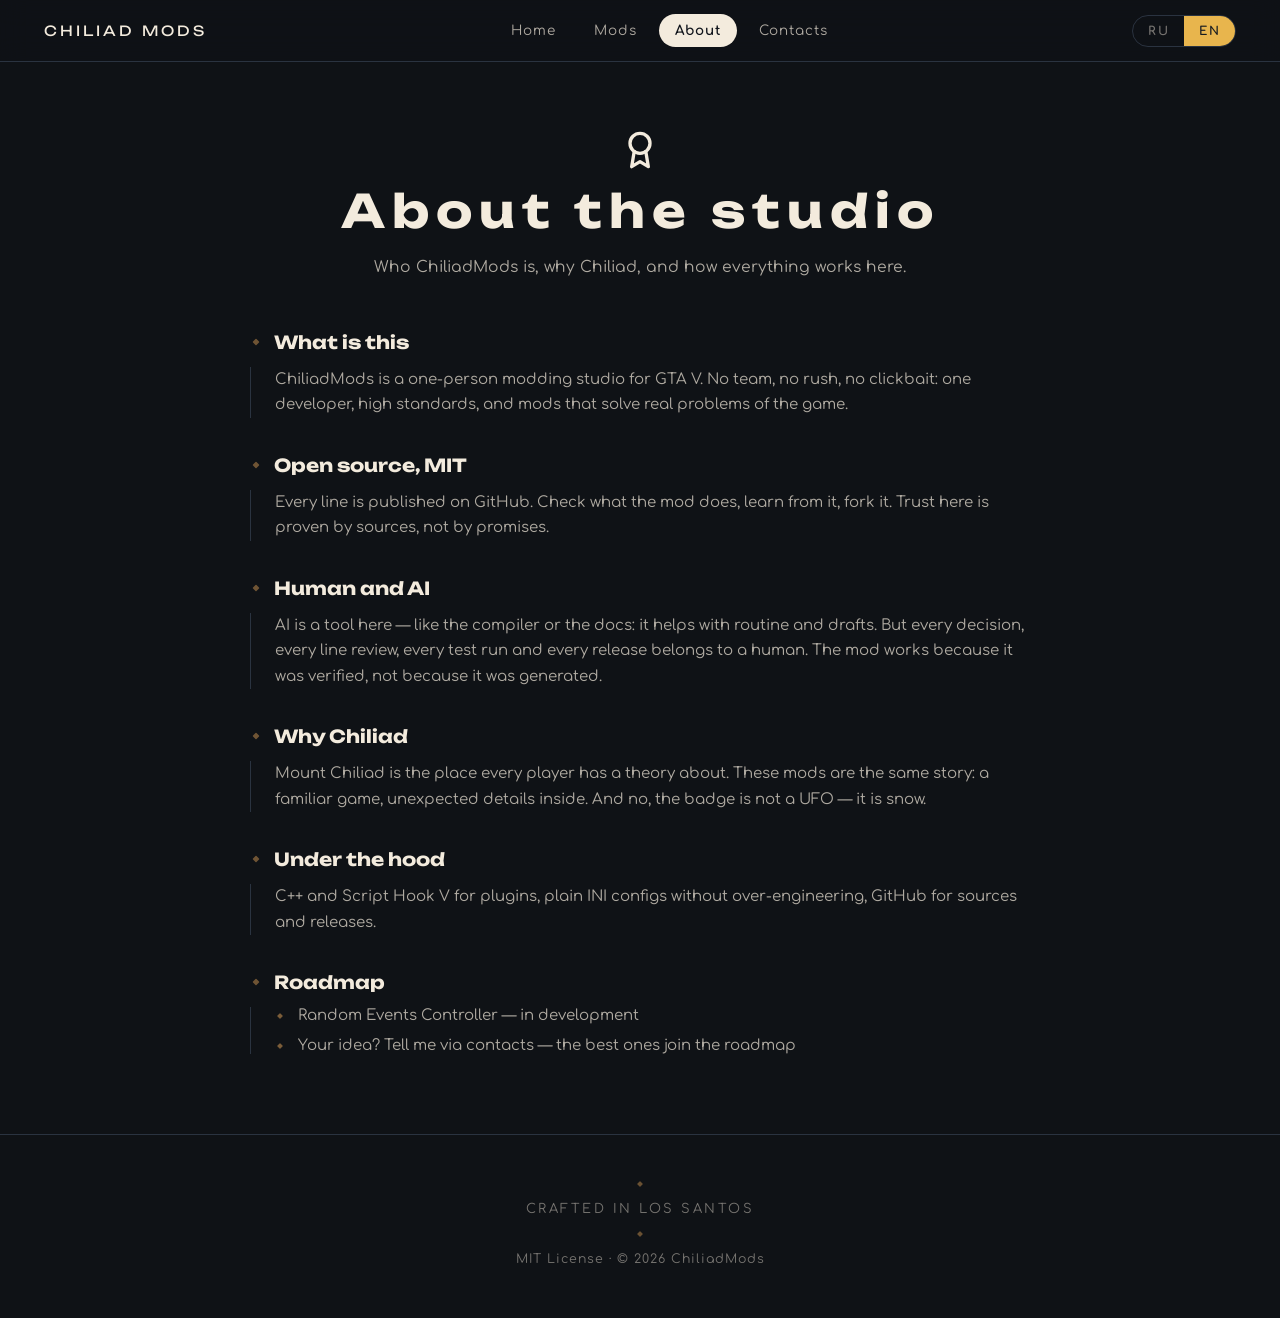
<file: about.html>
<!doctype html>
<html lang="en">
<head>
<meta charset="utf-8">
<meta name="viewport" content="width=device-width, initial-scale=1">
<title>About — ChiliadMods</title>
<meta name="description" content="About ChiliadMods — an independent open source modding studio for GTA V.">
<link rel="icon" type="image/svg+xml" href="images/favicon.svg">
<link rel="apple-touch-icon" href="images/logo_180x180.webp">
<link rel="stylesheet" href="css/style.css">
</head>
<body data-page="about">
<div class="page">
<header class="top">
  <a class="brand" href="index.html">
    <span>CHILIAD&nbsp;MODS</span>
  </a>
  <nav class="nav">
    <a href="index.html" data-i18n="nav.home"></a>
    <a href="mods.html" data-i18n="nav.mods"></a>
    <a class="on" href="about.html" data-i18n="nav.about"></a>
    <a href="contacts.html" data-i18n="nav.contacts"></a>
  </nav>
  <div class="lang-switch" id="langSwitch">
    <button data-setlang="ru">RU</button>
    <button data-setlang="en">EN</button>
  </div>
</header>
<main>
  <section class="head">
    <img class="anim" style="--d:.1s" src="images/icons/award.svg" alt="" width="40" height="40">
    <h1 class="anim" style="--d:.2s" data-i18n="about.title"></h1>
    <p class="sub anim" style="--d:.3s" data-i18n="about.sub"></p>
  </section>
  <section class="info">
    <div class="info-block anim" style="--d:.4s">
      <h3><img src="images/icons/diamond.svg" alt=""><span data-i18n="about.what.h"></span></h3>
      <p data-i18n="about.what.p"></p>
    </div>
    <div class="info-block anim" style="--d:.5s">
      <h3><img src="images/icons/diamond.svg" alt=""><span data-i18n="about.oss.h"></span></h3>
      <p data-i18n="about.oss.p"></p>
    </div>
    <div class="info-block anim" style="--d:.6s">
      <h3><img src="images/icons/diamond.svg" alt=""><span data-i18n="about.ai.h"></span></h3>
      <p data-i18n="about.ai.p"></p>
    </div>
    <div class="info-block anim" style="--d:.7s">
      <h3><img src="images/icons/diamond.svg" alt=""><span data-i18n="about.name.h"></span></h3>
      <p data-i18n="about.name.p"></p>
    </div>
    <div class="info-block anim" style="--d:.8s">
      <h3><img src="images/icons/diamond.svg" alt=""><span data-i18n="about.stack.h"></span></h3>
      <p data-i18n="about.stack.p"></p>
    </div>
    <div class="info-block anim" style="--d:.9s">
      <h3><img src="images/icons/diamond.svg" alt=""><span data-i18n="about.rm.h"></span></h3>
      <div class="rm">
        <div class="rm-item"><img src="images/icons/diamond.svg" alt=""><span data-i18n="about.rm.1"></span></div>
        <div class="rm-item"><img src="images/icons/diamond.svg" alt=""><span data-i18n="about.rm.2"></span></div>
      </div>
    </div>
  </section>
</main>
<footer>
  <img src="images/icons/diamond.svg" alt="">
  <p data-i18n="footer.tag"></p>
  <img src="images/icons/diamond.svg" alt="">
  <p class="fine"><span data-i18n="footer.license"></span> · © 2026 ChiliadMods</p>
</footer>
</div>
<script src="js/i18n.js"></script>
<script src="js/main.js"></script>
</body>
</html>
</file>
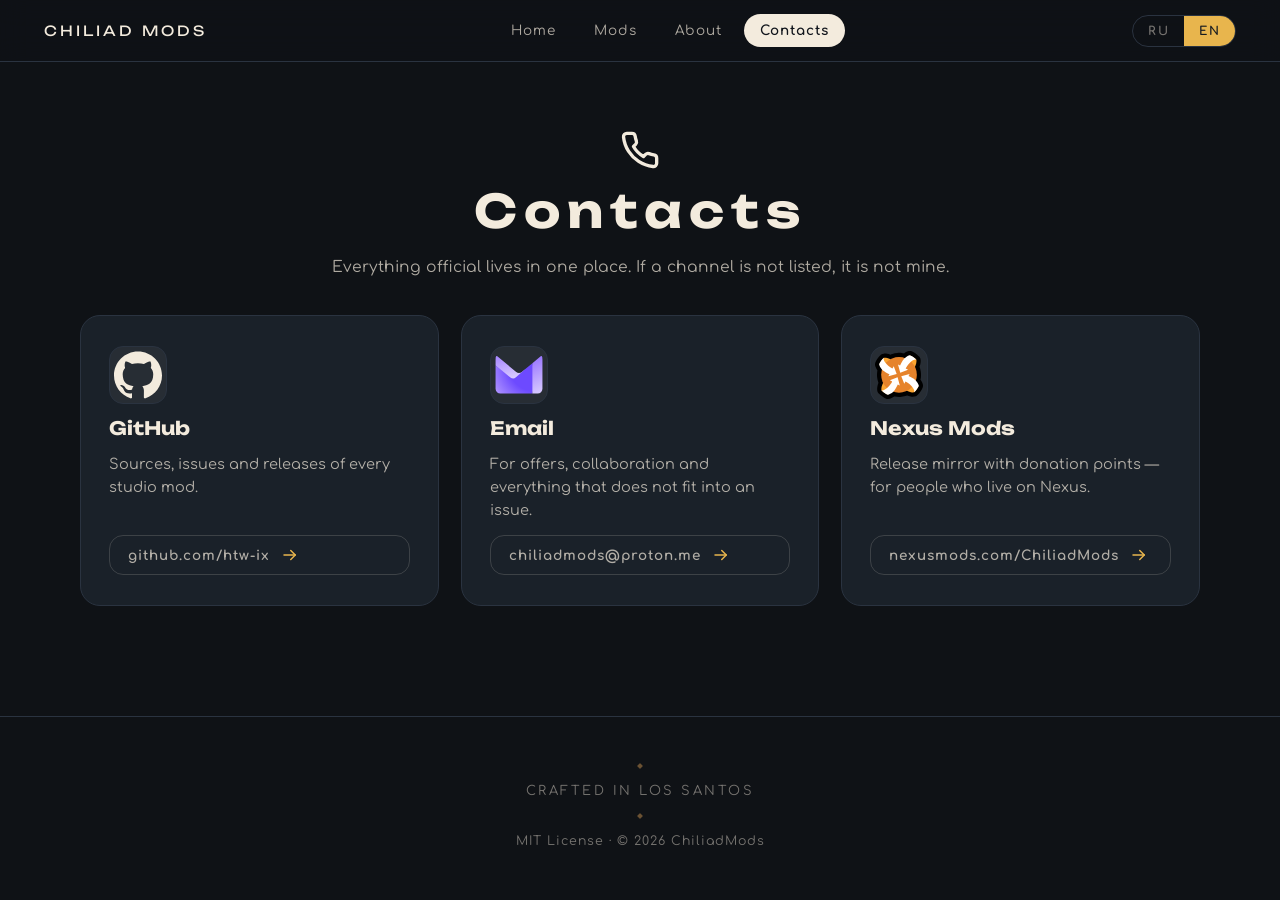
<file: contacts.html>
﻿<!doctype html>
<html lang="en">
<head>
<meta charset="utf-8">
<meta name="viewport" content="width=device-width, initial-scale=1">
<title>Contacts — ChiliadMods</title>
<meta name="description" content="Official channels of ChiliadMods — GitHub, GTA5-Mods, Nexus Mods.">
<link rel="icon" type="image/svg+xml" href="images/favicon.svg">
<link rel="apple-touch-icon" href="images/logo_180x180.webp">
<link rel="stylesheet" href="css/style.css">
</head>
<body data-page="contacts">
<div class="page">
<header class="top">
  <a class="brand" href="index.html">
    <span>CHILIAD&nbsp;MODS</span>
  </a>
  <nav class="nav">
    <a href="index.html" data-i18n="nav.home"></a>
    <a href="mods.html" data-i18n="nav.mods"></a>
    <a href="about.html" data-i18n="nav.about"></a>
    <a class="on" href="contacts.html" data-i18n="nav.contacts"></a>
  </nav>
  <div class="lang-switch" id="langSwitch">
    <button data-setlang="ru">RU</button>
    <button data-setlang="en">EN</button>
  </div>
</header>
<main>
  <section class="head">
    <img class="anim" style="--d:.1s" src="images/icons/phone.svg" alt="" width="40" height="40">
    <h1 class="anim" style="--d:.2s" data-i18n="contacts.title"></h1>
    <p class="sub anim" style="--d:.3s" data-i18n="contacts.sub"></p>
  </section>
  <section class="contact-cards">
    <article class="contact-card anim" style="--d:.4s">
      <img class="ic gh" src="images/icons/github.svg" alt="">
      <h2 data-i18n="contacts.gh.t"></h2>
      <p data-i18n="contacts.gh.d"></p>
      <a class="btn ghost sm" href="https://github.com/htw-ix" target="_blank" rel="noopener"><span>github.com/htw-ix</span><img class="arr" src="images/icons/arrow.svg" alt=""></a>
    </article>
    <article class="contact-card anim" style="--d:.5s">
      <img class="ic proton" src="images/icons/proton-mail.svg" alt="">
      <h2 data-i18n="contacts.mail.t"></h2>
      <p data-i18n="contacts.mail.d"></p>
      <a class="btn ghost sm" href="mailto:chiliadmods@proton.me"><span data-i18n="contacts.mail.addr"></span><img class="arr" src="images/icons/arrow.svg" alt=""></a>
    </article>
    <article class="contact-card anim" style="--d:.6s">
      <img class="ic nexus" src="images/icons/nexusmods.svg" alt="">
      <h2 data-i18n="contacts.nx.t"></h2>
      <p data-i18n="contacts.nx.d"></p>
      <a class="btn ghost sm" href="https://www.nexusmods.com/profile/ChiliadMods" target="_blank" rel="noopener"><span>nexusmods.com/ChiliadMods</span><img class="arr" src="images/icons/arrow.svg" alt=""></a>
    </article>
  </section>
</main>
<footer>
  <img src="images/icons/diamond.svg" alt="">
  <p data-i18n="footer.tag"></p>
  <img src="images/icons/diamond.svg" alt="">
  <p class="fine"><span data-i18n="footer.license"></span> · © 2026 ChiliadMods</p>
</footer>
</div>
<script src="js/i18n.js"></script>
<script src="js/main.js"></script>
</body>
</html>
</file>
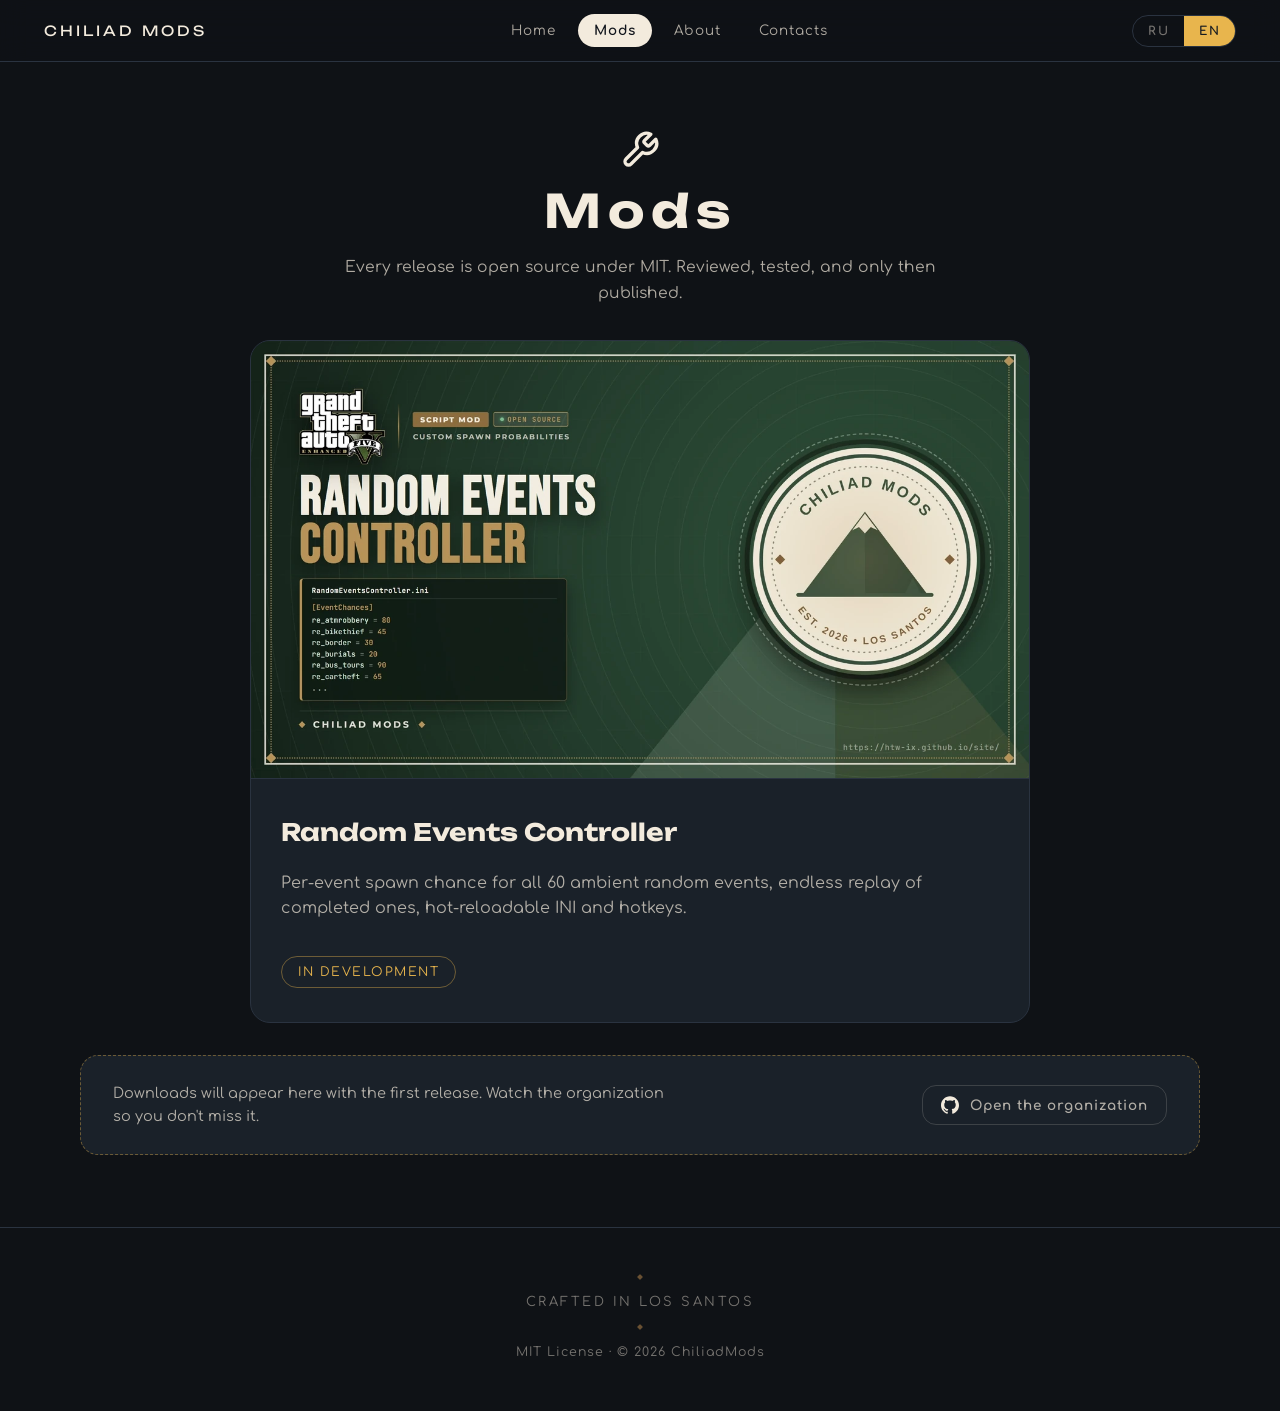
<file: mods.html>
﻿<!doctype html>
<html lang="en">
<head>
<meta charset="utf-8">
<meta name="viewport" content="width=device-width, initial-scale=1">
<title>Mods — ChiliadMods</title>
<meta name="description" content="ChiliadMods mods for GTA V — open source, MIT license.">
<meta name="theme-color" content="#0F1216">
<link rel="preload" href="fonts/Comfortaa-Variable.ttf" as="font" type="font/ttf" crossorigin>
<link rel="preload" href="fonts/Unbounded-Variable.ttf" as="font" type="font/ttf" crossorigin>
<link rel="icon" type="image/svg+xml" href="images/favicon.svg">
<link rel="apple-touch-icon" href="images/logo_180x180.webp">
<link rel="stylesheet" href="css/style.css">
</head>
<body data-page="mods">
<div class="page">
<header class="top">
  <a class="brand" href="index.html">
    <span>CHILIAD&nbsp;MODS</span>
  </a>
  <nav class="nav">
    <a href="index.html" data-i18n="nav.home"></a>
    <a class="on" href="mods.html" data-i18n="nav.mods"></a>
    <a href="about.html" data-i18n="nav.about"></a>
    <a href="contacts.html" data-i18n="nav.contacts"></a>
  </nav>
  <div class="lang-switch" id="langSwitch">
    <button data-setlang="ru">RU</button>
    <button data-setlang="en">EN</button>
  </div>
</header>
<main>
  <section class="head">
    <img class="anim" style="--d:.1s" src="images/icons/wrench.svg" alt="" width="40" height="40">
    <h1 class="anim" style="--d:.2s" data-i18n="mods.title"></h1>
    <p class="sub anim" style="--d:.3s" data-i18n="mods.sub"></p>
  </section>
  <section class="cards single">
    <article class="mod-card anim" style="--d:.4s">
      <img class="banner" src="images/banner_1280x720.webp" srcset="images/banner_1280x720.webp 1280w, images/banner_1920x1080.webp 1920w" sizes="(min-width: 760px) 780px, 92vw" alt="Random Events Controller">
      <h2 data-i18n="mods.card1.title"></h2>
      <p data-i18n="mods.card1.desc"></p>
      <span class="status" data-i18n="mods.card1.status"></span>
    </article>
  </section>
  <section class="note-panel anim" style="--d:.5s">
    <p data-i18n="mods.note"></p>
    <a class="btn ghost sm" href="https://github.com/htw-ix" target="_blank" rel="noopener"><img src="images/icons/github.svg" alt=""><span data-i18n="mods.gh.link"></span></a>
  </section>
</main>
<footer>
  <img src="images/icons/diamond.svg" alt="">
  <p data-i18n="footer.tag"></p>
  <img src="images/icons/diamond.svg" alt="">
  <p class="fine"><span data-i18n="footer.license"></span> · © 2026 ChiliadMods</p>
</footer>
</div>
<script src="js/i18n.js"></script>
<script src="js/main.js"></script>
</body>
</html>
</file>
<file: css/style.css>
@font-face {
  font-family: Comfortaa;
  src: url(../fonts/Comfortaa-Variable.ttf) format(truetype);
  font-weight: 300 700;
  font-display: swap;
}
@font-face {
  font-family: Unbounded;
  src: url(../fonts/Unbounded-Variable.ttf) format(truetype);
  font-weight: 200 900;
  font-display: swap;
}
:root {
  --bg: #0F1216;
  --bg2: #151A21;
  --panel: #1A2129;
  --line: #2A3340;
  --cream: #F3EBDD;
  --cream-70: rgba(243, 235, 221, 0.7);
  --cream-45: rgba(243, 235, 221, 0.45);
  --cream-18: rgba(243, 235, 221, 0.16);
  --green: #2F4A3C;
  --green-soft: #3E5C49;
  --gold: #E8B54D;
  --gold-soft: rgba(232, 181, 77, 0.4);
  --gold-deep: #7A5C38;
  --ease: cubic-bezier(0.22, 0.61, 0.36, 1);
}
* {
  box-sizing: border-box;
  margin: 0;
  padding: 0;
}
html {
  scroll-behavior: smooth;
}
body {
  min-height: 100vh;
  display: flex;
  flex-direction: column;
  background: var(--bg);
  color: var(--cream);
  font-family: Comfortaa, Arial, sans-serif;
  font-size: 16px;
  overflow-x: hidden;
}
::selection {
  background: var(--gold);
  color: #151A21;
}
::-webkit-scrollbar {
  width: 10px;
}
::-webkit-scrollbar-track {
  background: var(--bg2);
}
::-webkit-scrollbar-thumb {
  background: var(--line);
  border-radius: 6px;
}
::-webkit-scrollbar-thumb:hover {
  background: var(--gold-deep);
}
a {
  color: inherit;
  text-decoration: none;
}
img {
  display: block;
}
.page {
  display: flex;
  flex-direction: column;
  min-height: 100vh;
  transition: opacity 0.18s ease, transform 0.18s ease;
}
body.leave .page {
  opacity: 0;
  transform: translateY(-10px);
}
body.lock {
  overflow: hidden;
}
body:not(.ready) .page {
  opacity: 0;
}
main {
  flex: 1;
}
.anim {
  opacity: 0;
}
body.ready .anim {
  animation: rise 0.55s var(--ease) forwards;
  animation-delay: calc(var(--d, 0s) * 0.55);
}
@keyframes rise {
  from {
    opacity: 0;
    transform: translateY(28px);
  }
  to {
    opacity: 1;
    transform: none;
  }
}
@keyframes spin {
  to {
    transform: rotate(360deg);
  }
}
@keyframes float {
  0%, 100% {
    transform: translateY(0);
  }
  50% {
    transform: translateY(-12px);
  }
}
@keyframes pulse {
  0%, 100% {
    transform: scale(1);
    opacity: 0.92;
  }
  50% {
    transform: scale(1.05);
    opacity: 1;
  }
}
.top {
  position: sticky;
  top: 0;
  z-index: 50;
  display: flex;
  align-items: center;
  justify-content: space-between;
  gap: 14px;
  flex-wrap: wrap;
  padding: 14px clamp(20px, 4vw, 44px);
  background: rgba(15, 18, 22, 0.82);
  backdrop-filter: blur(14px);
  border-bottom: 1px solid var(--line);
}
.brand {
  display: flex;
  align-items: center;
  gap: 12px;
  font-family: Unbounded;
  font-size: 14px;
  letter-spacing: 3px;
  color: var(--cream);
}
.nav {
  display: flex;
  gap: 6px;
  flex-wrap: wrap;
}
.nav a {
  padding: 9px 16px;
  border-radius: 999px;
  font-size: 13.5px;
  letter-spacing: 1px;
  color: var(--cream-70);
  transition: color 0.35s ease, background 0.35s ease;
}
.nav a:hover {
  color: var(--cream);
  background: rgba(243, 235, 221, 0.08);
}
.nav a.on {
  color: #10141B;
  background: var(--cream);
  font-weight: 700;
}
.lang-switch {
  display: flex;
  border: 1px solid var(--line);
  border-radius: 999px;
  overflow: hidden;
}
.lang-switch button {
  padding: 8px 15px;
  border: none;
  background: transparent;
  color: var(--cream-45);
  font-family: Comfortaa;
  font-size: 12px;
  font-weight: 700;
  letter-spacing: 1.5px;
  cursor: pointer;
  transition: background 0.35s ease, color 0.35s ease;
}
.lang-switch button:hover {
  color: var(--cream);
}
.lang-switch button.on {
  background: var(--gold);
  color: #151A21;
}
.hero {
  position: relative;
  min-height: calc(100vh - 78px);
  display: flex;
  flex-direction: column;
  align-items: center;
  justify-content: center;
  text-align: center;
  padding: 40px 20px 70px;
  overflow: hidden;
}
.hero-vis {
  position: relative;
  display: grid;
  place-items: center;
}
.hero-ring {
  grid-area: 1 / 1;
  width: min(68vh, 560px);
  opacity: 0.85;
  animation: spin 80s linear infinite;
  pointer-events: none;
}
.hero-logo {
  grid-area: 1 / 1;
  width: min(48vh, 430px);
  max-width: 86vw;
  filter: drop-shadow(0 26px 60px rgba(0, 0, 0, 0.55));
  animation: float 7s ease-in-out infinite;
}
.hero-tag {
  margin-top: 36px;
  font-size: 13px;
  letter-spacing: 4px;
  text-transform: uppercase;
  color: var(--gold);
}
.hero-sub {
  max-width: 660px;
  margin: 18px auto 0;
  font-size: clamp(16px, 2vw, 21px);
  line-height: 1.65;
  color: var(--cream-70);
}
.chips {
  display: flex;
  gap: 10px;
  justify-content: center;
  flex-wrap: wrap;
  margin-top: 28px;
}
.chip {
  padding: 9px 20px;
  border-radius: 999px;
  border: 1px solid var(--cream-18);
  font-size: 12.5px;
  letter-spacing: 2px;
  text-transform: uppercase;
  color: var(--cream-70);
  transition: border-color 0.4s ease, color 0.4s ease, transform 0.4s var(--ease);
}
.chip:hover {
  transform: translateY(-2px);
  border-color: var(--cream-45);
  color: var(--cream);
}
.chip.gold {
  border-color: var(--gold-soft);
  color: var(--gold);
}
.chip.gold:hover {
  border-color: var(--gold);
}
.cta {
  display: flex;
  gap: 14px;
  justify-content: center;
  flex-wrap: wrap;
  margin-top: 40px;
}
.btn {
  display: inline-flex;
  align-items: center;
  gap: 11px;
  padding: 14px 26px;
  border-radius: 14px;
  background: var(--green);
  border: 1px solid rgba(243, 235, 221, 0.12);
  color: var(--cream);
  font-family: Comfortaa;
  font-weight: 700;
  font-size: 15px;
  letter-spacing: 1px;
  cursor: pointer;
  transition: transform 0.4s var(--ease), background 0.4s ease, border-color 0.4s ease, box-shadow 0.4s ease, color 0.4s ease;
}
.btn:hover {
  transform: translateY(-3px);
  background: var(--green-soft);
  border-color: var(--gold-soft);
  box-shadow: 0 14px 36px rgba(0, 0, 0, 0.38);
}
.btn img {
  width: 18px;
  height: 18px;
}
.btn .arr {
  transition: transform 0.35s var(--ease);
}
.btn:hover .arr {
  transform: translateX(5px);
}
.btn.ghost {
  background: transparent;
  border-color: var(--cream-18);
  color: var(--cream-70);
}
.btn.ghost:hover {
  background: rgba(243, 235, 221, 0.06);
  border-color: var(--gold-soft);
  color: var(--cream);
}
.btn.sm {
  padding: 10px 18px;
  font-size: 13.5px;
}
.panel {
  background: var(--panel);
  border: 1px solid var(--line);
  border-radius: 22px;
}
.soon {
  display: grid;
  grid-template-columns: 1fr auto;
  gap: 32px;
  align-items: center;
  width: min(1120px, 92vw);
  margin: 30px auto 80px;
  padding: 40px 44px;
  position: relative;
  overflow: hidden;
}
.soon::after {
  content: "";
  position: absolute;
  right: -60px;
  top: -60px;
  width: 220px;
  height: 220px;
  border: 1.5px dashed var(--gold-soft);
  border-radius: 50%;
  animation: spin 40s linear infinite;
  pointer-events: none;
}
.soon-info h2 {
  font-family: Unbounded;
  font-size: clamp(20px, 3vw, 26px);
  margin: 10px 0 14px;
}
.overline {
  font-size: 12px;
  letter-spacing: 4px;
  text-transform: uppercase;
  color: var(--gold);
}
.muted {
  color: var(--cream-70);
  line-height: 1.65;
  font-size: 15px;
}
.row {
  display: flex;
  gap: 14px;
  align-items: center;
  flex-wrap: wrap;
  margin-top: 20px;
}
.status {
  padding: 8px 16px;
  border-radius: 999px;
  font-size: 12.5px;
  letter-spacing: 1.5px;
  text-transform: uppercase;
  border: 1px solid var(--gold-soft);
  color: var(--gold);
}
.soon-logo {
  width: 190px;
  border-radius: 50%;
  transition: transform 0.6s var(--ease);
}
.soon-logo:hover {
  transform: rotate(10deg) scale(1.04);
}
.head {
  text-align: center;
  padding: 68px 20px 34px;
}
.head img {
  margin-left: auto;
  margin-right: auto;
}
.head h1 {
  font-family: Unbounded;
  font-size: clamp(30px, 4.5vw, 46px);
  letter-spacing: 7px;
  margin: 12px 0 16px;
}
.head .sub {
  max-width: 640px;
  margin: 0 auto;
  color: var(--cream-70);
  line-height: 1.65;
  font-size: 15.5px;
}
.cards {
  display: grid;
  grid-template-columns: repeat(auto-fit, minmax(280px, 1fr));
  gap: 22px;
  width: min(1120px, 92vw);
  margin: 0 auto;
  padding-bottom: 26px;
}
.cards.single {
  grid-template-columns: minmax(0, 780px);
  justify-content: center;
}
.cards.single .mod-card {
  padding: 0 0 34px;
}
.cards.single .mod-card .banner {
  width: 100%;
  margin: 0 0 8px;
  border-radius: 19px 19px 0 0;
  border: none;
  border-bottom: 1px solid var(--line);
  aspect-ratio: 16 / 9;
  object-fit: cover;
}
.cards.single .mod-card h2 {
  font-size: 24px;
  margin: 16px 30px 10px;
}
.cards.single .mod-card p {
  font-size: 16px;
  margin: 0 30px;
}
.cards.single .mod-card .status {
  margin: 20px 30px 0;
  align-self: flex-start;
}
.mod-card {
  display: flex;
  flex-direction: column;
  gap: 14px;
  background: var(--panel);
  border: 1px solid var(--line);
  border-radius: 20px;
  padding: 32px 30px;
  transition: transform 0.45s var(--ease), border-color 0.45s ease, box-shadow 0.45s ease;
}
.mod-card:hover {
  transform: translateY(-6px);
  border-color: var(--gold-soft);
  box-shadow: 0 20px 48px rgba(0, 0, 0, 0.42);
}
.mod-card .banner {
  width: calc(100% + 60px);
  margin: -32px -30px 6px;
  border-radius: 19px 19px 12px 12px;
  border: 1px solid var(--line);
  aspect-ratio: 16 / 9;
  object-fit: cover;
  transition: border-color 0.45s ease;
}
.mod-card:hover .banner {
  border-color: var(--gold-soft);
}
.mod-card h2 {
  font-family: Unbounded;
  font-size: 18.5px;
}
.mod-card p {
  color: var(--cream-70);
  font-size: 14.5px;
  line-height: 1.6;
  flex: 1;
}
.note-panel {
  display: flex;
  align-items: center;
  justify-content: space-between;
  gap: 18px;
  flex-wrap: wrap;
  width: min(1120px, 92vw);
  margin: 6px auto 72px;
  padding: 26px 32px;
  background: var(--panel);
  border: 1.5px dashed var(--gold-soft);
  border-radius: 18px;
}
.note-panel p {
  color: var(--cream-70);
  font-size: 14.5px;
  max-width: 560px;
  line-height: 1.6;
}
.info {
  display: flex;
  flex-direction: column;
  gap: 36px;
  width: min(780px, 92vw);
  margin: 0 auto;
  padding: 16px 0 80px;
}
.info-block h3 {
  display: flex;
  align-items: center;
  gap: 12px;
  font-family: Unbounded;
  font-size: 18px;
  margin-bottom: 14px;
}
.info-block h3 img {
  width: 12px;
  height: 12px;
  opacity: 0.9;
}
.info-block p {
  color: var(--cream-70);
  line-height: 1.7;
  font-size: 15px;
  padding-left: 24px;
  border-left: 1px solid var(--line);
}
.rm {
  display: flex;
  flex-direction: column;
  gap: 13px;
  padding-left: 24px;
  border-left: 1px solid var(--line);
}
.rm-item {
  display: flex;
  align-items: center;
  gap: 13px;
  color: var(--cream-70);
  font-size: 15px;
}
.rm-item img {
  width: 10px;
  height: 10px;
  flex: none;
}
.contact-cards {
  display: grid;
  grid-template-columns: repeat(auto-fit, minmax(270px, 1fr));
  gap: 22px;
  width: min(1120px, 92vw);
  margin: 0 auto 70px;
  padding-bottom: 10px;
}
.contact-card {
  display: flex;
  flex-direction: column;
  gap: 13px;
  background: var(--panel);
  border: 1px solid var(--line);
  border-radius: 20px;
  padding: 30px 28px;
  transition: transform 0.45s var(--ease), border-color 0.45s ease, box-shadow 0.45s ease;
}
.contact-card:hover {
  transform: translateY(-6px);
  border-color: var(--gold-soft);
  box-shadow: 0 20px 48px rgba(0, 0, 0, 0.42);
}
.contact-card .ic.nexus,
.contact-card .ic.proton,
.contact-card .ic.gh {
  padding: 4px;
}
.contact-card .ic.nexus img,
.contact-card .ic.proton img,
.contact-card .ic.gh img {
  width: 100%;
  height: 100%;
}
.contact-card .ic {
  width: 58px;
  height: 58px;
  padding: 16px;
  background: rgba(243, 235, 221, 0.06);
  border: 1px solid var(--line);
  border-radius: 14px;
  transition: border-color 0.4s ease, transform 0.4s var(--ease);
}
.contact-card:hover .ic {
  border-color: var(--gold-soft);
  transform: rotate(-6deg);
}
.contact-card h2 {
  font-family: Unbounded;
  font-size: 18.5px;
}
.contact-card p {
  color: var(--cream-70);
  font-size: 14.5px;
  line-height: 1.6;
  flex: 1;
}
.nf {
  min-height: calc(100vh - 78px);
  display: flex;
  flex-direction: column;
  align-items: center;
  justify-content: center;
  text-align: center;
  gap: 16px;
  padding: 40px 20px;
}
.nf-code {
  font-family: Unbounded;
  font-size: clamp(70px, 16vw, 150px);
  color: var(--green);
  text-shadow: 0 0 0 transparent;
  line-height: 1;
}
.nf h1 {
  font-family: Unbounded;
  font-size: 24px;
  letter-spacing: 3px;
}
.nf p {
  color: var(--cream-70);
  max-width: 460px;
  line-height: 1.6;
}
.nf .btn {
  margin-top: 14px;
}
footer {
  margin-top: auto;
  display: flex;
  flex-direction: column;
  align-items: center;
  gap: 13px;
  padding: 44px 20px 52px;
  border-top: 1px solid var(--line);
  text-align: center;
}
footer p {
  color: var(--cream-45);
  font-size: 13px;
  letter-spacing: 2.5px;
  text-transform: uppercase;
}
footer .fine {
  font-size: 12.5px;
  letter-spacing: 1px;
  text-transform: none;
}
footer img {
  width: 10px;
  height: 10px;
  opacity: 0.85;
}
.preloader {
  position: fixed;
  inset: 0;
  z-index: 200;
  background: var(--bg);
  display: flex;
  flex-direction: column;
  align-items: center;
  justify-content: center;
  gap: 28px;
  transition: opacity 0.7s ease, visibility 0.7s ease;
}
.preloader.off {
  opacity: 0;
  visibility: hidden;
}
.pre-core {
  display: grid;
  place-items: center;
}
.pre-ring {
  grid-area: 1 / 1;
  width: 320px;
  animation: spin 2.3s linear infinite;
}
.pre-logo {
  grid-area: 1 / 1;
  width: 246px;
  animation: pulse 2.6s ease-in-out infinite;
}
.pre-brand {
  font-family: Unbounded;
  font-size: 14px;
  letter-spacing: 7px;
  color: rgba(243, 235, 221, 0.62);
}
.chooser {
  position: fixed;
  inset: 0;
  z-index: 150;
  background: rgba(15, 18, 22, 0.88);
  backdrop-filter: blur(18px);
  display: flex;
  flex-direction: column;
  align-items: center;
  justify-content: center;
  gap: 46px;
  opacity: 0;
  visibility: hidden;
  transition: opacity 0.8s ease, visibility 0.8s ease;
}
.chooser.on {
  opacity: 1;
  visibility: visible;
}
.chooser-hint {
  font-family: Unbounded;
  font-size: clamp(14px, 2.5vw, 17px);
  letter-spacing: 5px;
  color: var(--cream-45);
}
.chooser-btns {
  display: flex;
  gap: clamp(24px, 6vw, 48px);
  flex-wrap: wrap;
  justify-content: center;
}
.lang-btn {
  background: transparent;
  border: none;
  cursor: pointer;
  display: flex;
  flex-direction: column;
  align-items: center;
  gap: 15px;
  opacity: 0;
  transform: translateY(20px) scale(0.92);
  transition: opacity 0.8s ease, transform 0.8s var(--ease);
}
.chooser.on .lang-btn {
  opacity: 1;
  transform: none;
}
.chooser.on .lang-btn:nth-child(2) {
  transition-delay: 0.18s;
}
.lang-btn img {
  width: clamp(120px, 22vw, 150px);
  height: auto;
  border-radius: 50%;
  box-shadow: 0 12px 44px rgba(0, 0, 0, 0.5);
  transition: transform 0.5s var(--ease), box-shadow 0.5s ease;
}
.lang-btn span {
  font-size: 14px;
  letter-spacing: 2px;
  color: var(--cream-70);
  transition: color 0.4s ease;
}
.lang-btn:hover img {
  transform: scale(1.07) rotate(-2deg);
  box-shadow: 0 18px 54px rgba(0, 0, 0, 0.55), 0 0 0 2px var(--gold-soft);
}
.lang-btn:hover span {
  color: var(--gold);
}
body.swap :is(header, main, footer) {
  opacity: 0;
}
header, main, footer {
  transition: opacity 0.18s ease;
}
@media (max-width: 760px) {
  .top {
    display: grid;
    grid-template-columns: 1fr auto;
    gap: 10px 12px;
    padding: 12px 14px 10px;
  }
  .brand {
    min-width: 0;
    font-size: 12px;
    letter-spacing: 2px;
  }
  .nav {
    grid-column: 1 / -1;
    width: 100%;
    justify-content: center;
    gap: 2px;
  }
  .nav a {
    padding: 8px clamp(8px, 2.5vw, 12px);
    font-size: 12px;
    letter-spacing: 0.4px;
    white-space: nowrap;
  }
  .lang-switch button {
    padding: 7px 10px;
    font-size: 11px;
  }
  .hero-ring {
    width: min(90vw, 420px);
  }
  .hero-logo {
    width: min(64vw, 320px);
  }
  .hero {
    min-height: auto;
    padding: 34px 14px 48px;
  }
  .hero-tag {
    margin-top: 24px;
    font-size: 11px;
    letter-spacing: 2px;
  }
  .soon {
    grid-template-columns: 1fr;
    width: calc(100% - 28px);
    margin: 20px auto 52px;
    padding: 26px 20px;
  }
  .soon-logo {
    width: 132px;
    justify-self: center;
  }
  .hero-sub {
    margin-top: 14px;
    font-size: 14px;
    line-height: 1.55;
  }
  .chips {
    gap: 8px;
    margin-top: 22px;
  }
  .chip {
    padding: 8px 13px;
    font-size: 10.5px;
    letter-spacing: 1.2px;
  }
  .cta {
    gap: 10px;
    margin-top: 28px;
  }
  .btn {
    padding: 13px 18px;
    font-size: 14px;
  }
  .head {
    padding: 48px 14px 24px;
  }
  .head h1 {
    letter-spacing: 3px;
  }
  .head .sub {
    font-size: 14px;
  }
  .cards,
  .contact-cards {
    width: calc(100% - 28px);
    gap: 16px;
  }
  .cards.single .mod-card h2 {
    font-size: 20px;
    margin-right: 18px;
    margin-left: 18px;
  }
  .cards.single .mod-card p {
    font-size: 14px;
    margin-right: 18px;
    margin-left: 18px;
  }
  .cards.single .mod-card .status {
    margin-right: 18px;
    margin-left: 18px;
  }
  .note-panel {
    width: calc(100% - 28px);
    margin-bottom: 52px;
    padding: 22px 20px;
  }
  .info {
    width: calc(100% - 28px);
    gap: 28px;
    padding-bottom: 52px;
  }
  .info-block h3 {
    font-size: 16px;
  }
  .info-block p,
  .rm {
    padding-left: 18px;
  }
  .info-block p,
  .rm-item {
    font-size: 14px;
  }
  .contact-card {
    padding: 24px 20px;
  }
  .contact-cards {
    margin-bottom: 52px;
  }
  .nf {
    min-height: calc(100vh - 132px);
    padding: 32px 14px;
  }
  .nf h1 {
    font-size: 20px;
    letter-spacing: 2px;
  }
  .pre-ring {
    width: min(76vw, 250px);
  }
  .pre-logo {
    width: min(58vw, 180px);
  }
  .pre-brand {
    font-size: 11px;
    letter-spacing: 4px;
  }
  .chooser {
    gap: 28px;
    padding: 20px 14px;
  }
  .chooser-hint {
    max-width: 90vw;
    line-height: 1.6;
    letter-spacing: 2px;
    text-align: center;
  }
  .chooser-btns {
    gap: 20px;
  }
  .lang-btn img {
    width: min(29vw, 110px);
  }
  .lang-btn span {
    font-size: 13px;
  }
}
@media (max-width: 380px) {
  .nav a {
    padding-right: 6px;
    padding-left: 6px;
    font-size: 11px;
  }
  .brand {
    font-size: 11px;
  }
  .lang-switch button {
    padding-right: 8px;
    padding-left: 8px;
  }
  .hero-logo {
    width: min(60vw, 240px);
  }
  .hero-tag {
    font-size: 10px;
    letter-spacing: 1.4px;
  }
  .cta .btn {
    width: 100%;
    justify-content: center;
  }
}
@media (prefers-reduced-motion: reduce) {
  *, *::before, *::after {
    animation-duration: 0.01ms !important;
    animation-iteration-count: 1 !important;
    transition-duration: 0.01ms !important;
  }
}
</file>
